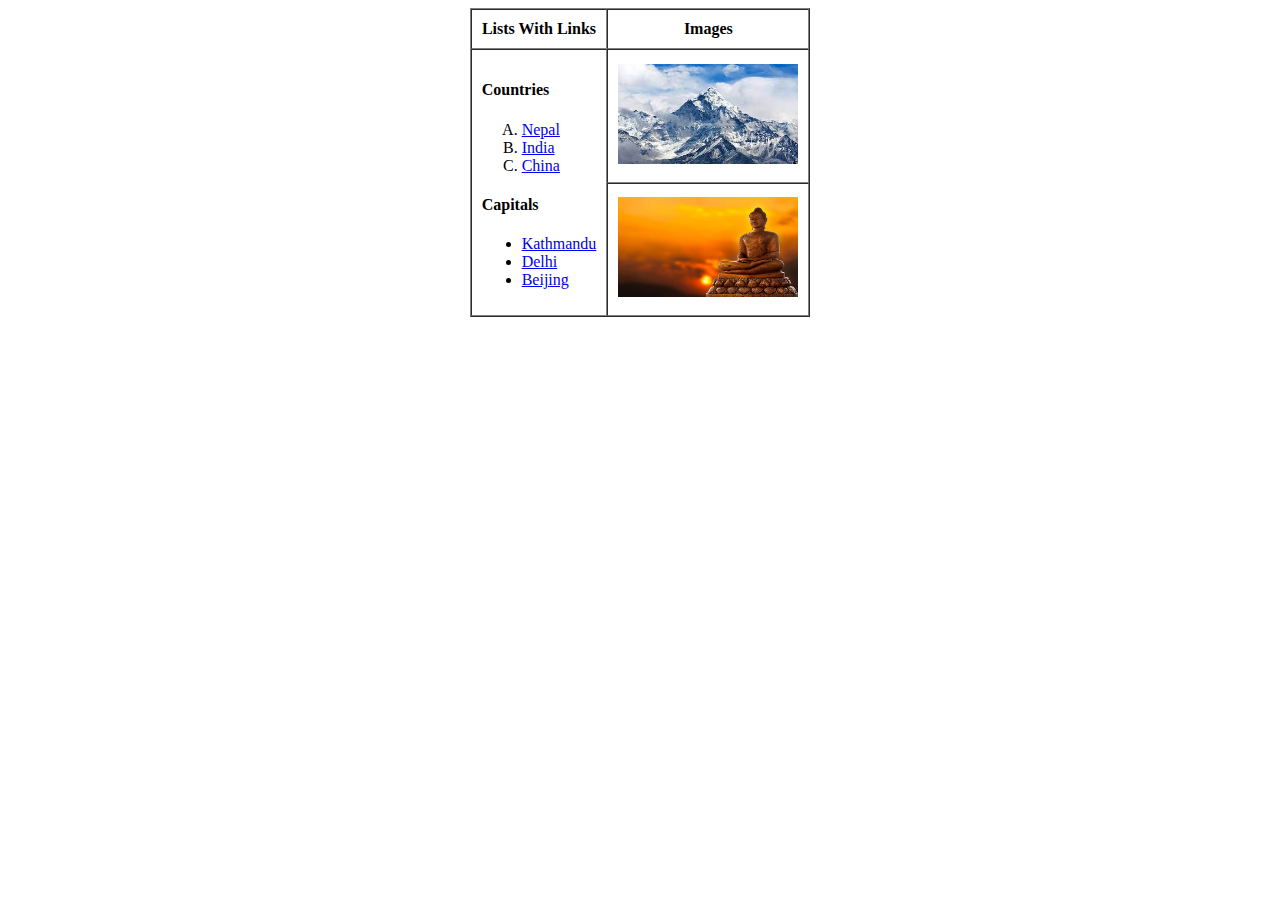
<file: Lab 2nd(List with links in table)/index.html>
<!DOCTYPE html>
<html>
<head>
	<meta charset="utf-8">
	<meta name="viewport" content="width=device-width, initial-scale=1">
	<title>List with links</title>
</head>
<body >
	<table border="1px" cellspacing="0" cellpadding="10" align="center" >
		<tr>
			<th>Lists With Links</th>
			<th>Images</th>
		</tr>
		<tr>
			<td rowspan="2" >
				<h4>Countries</h4>
					<ol type="A">
						<li>
							<a href="https://en.wikipedia.org/wiki/Nepal">Nepal</a>
						</li>
						<li>
							<a href="https://en.wikipedia.org/wiki/India">India</a>
						</li>
						<li>
							<a href="https://en.wikipedia.org/wiki/China">China</a>
						</li>
					</ol>
					<h4>Capitals</h4>
					<ul>
						<li>
							<a href="https://en.wikipedia.org/wiki/Kathmandu">Kathmandu</a>
						</li>
						<li>
							<a href="https://en.wikipedia.org/wiki/Delhi">Delhi</a>
						</li>
						<li>
							<a href="https://en.wikipedia.org/wiki/Beijing">Beijing</a>
						</li>
					</ul>
			</td>
			<td align="center">
				<img src="images/Everest.jpg" height="100" width="180">
			</td>
			
		</tr>
		<tr>
			<td align="center">
				<img src="images/budha.jpg" height="100" width="180">
			</td>
			
		</tr>
	</table>
</body>
</html>
</file>
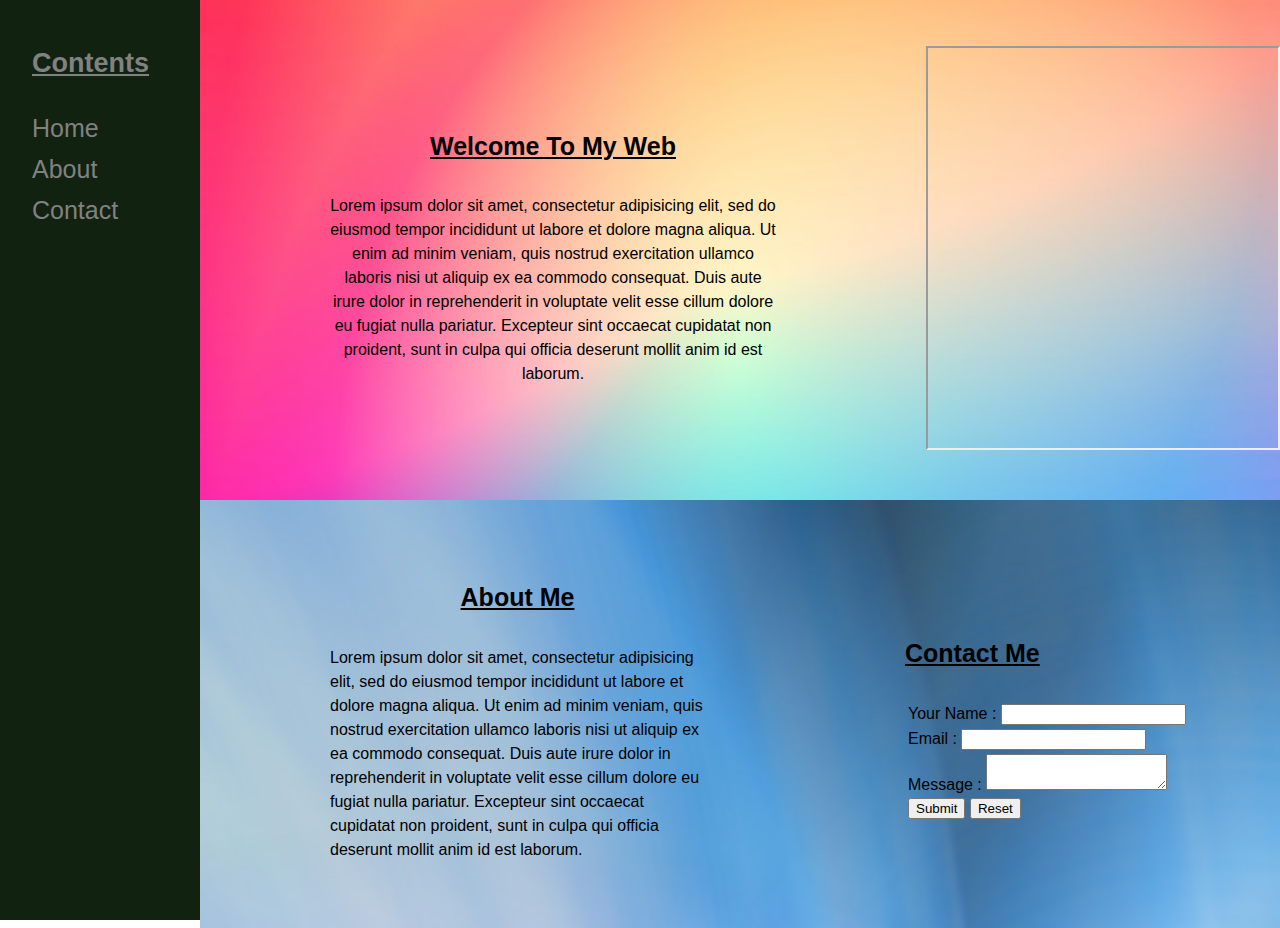
<file: Lab 4th/index.html>
<!DOCTYPE html>
<html>
<head>
	<meta charset="utf-8">
	<meta name="viewport" content="width=device-width, initial-scale=1">
	<link rel="stylesheet" type="text/css" href="style.css">
	<title>My Web Page</title>
</head>
<body>
<!-- Navigation and Logo -->
	<header class="topnav">
		<nav class="topnav">
			<div id="logo">
				<h2><u>Contents</u></h2>
			</div>
			<div id="topnav navlinks">
				<a href="#home">Home</a>
				<a href="#about">About</a>
				<a href="#contact">Contact</a>
			</div>
		</nav>
	</header>

<!-- First Content Section -->
<div class="main">
	<div id="bg">
		<div id="welcome">
		<div id="intro">
			<h4 id="title">Welcome To My Web</h4>
			<p id="disc">Lorem ipsum dolor sit amet, consectetur adipisicing elit, sed do eiusmod
			tempor incididunt ut labore et dolore magna aliqua. Ut enim ad minim veniam,
			quis nostrud exercitation ullamco laboris nisi ut aliquip ex ea commodo
			consequat. Duis aute irure dolor in reprehenderit in voluptate velit esse
			cillum dolore eu fugiat nulla pariatur. Excepteur sint occaecat cupidatat non
			proident, sunt in culpa qui officia deserunt mollit anim id est laborum.</p>
		</div>
		<div id="iframe">
			<iframe src="https://github.com/Dhiraj0192/2nd_SEM_WT_Lab_Assignments" height="400px" width="350px"></iframe>
		</div>
	</div>
	</div>
	
	
	<!-- About Me and Contact Me Section -->
	<div id="container">
		<div id="aboutcontainer">
			<!-- about me -->
			<h4 id="title">About Me</h4>
			<p id="disc">Lorem ipsum dolor sit amet, consectetur adipisicing elit, sed do eiusmod
			tempor incididunt ut labore et dolore magna aliqua. Ut enim ad minim veniam,
			quis nostrud exercitation ullamco laboris nisi ut aliquip ex ea commodo
			consequat. Duis aute irure dolor in reprehenderit in voluptate velit esse
			cillum dolore eu fugiat nulla pariatur. Excepteur sint occaecat cupidatat non
			proident, sunt in culpa qui officia deserunt mollit anim id est laborum.</p>
		</div>
		<div id="contactcontainer">
			<!-- Contact Me  -->
			<h4 id="title1">Contact Me</h4>
			<table>
				
				<tr>
					<td>
						Your Name : <input type="text" name="yourname">
					</td>
				</tr>
				<tr>
					<td>
						Email : <input type="email" name="email">
					</td>
				</tr>
				<tr>
					<td>
						Message : <textarea></textarea>
					</td>
				</tr>
				<tr>
					<td>
						<input type="submit" name="send">
						<input type="reset" name="reset">
					</td>
				</tr>
			</table>
		</div>
	</div>
</div>
	
	
</div>
</body>
</html>
</file>
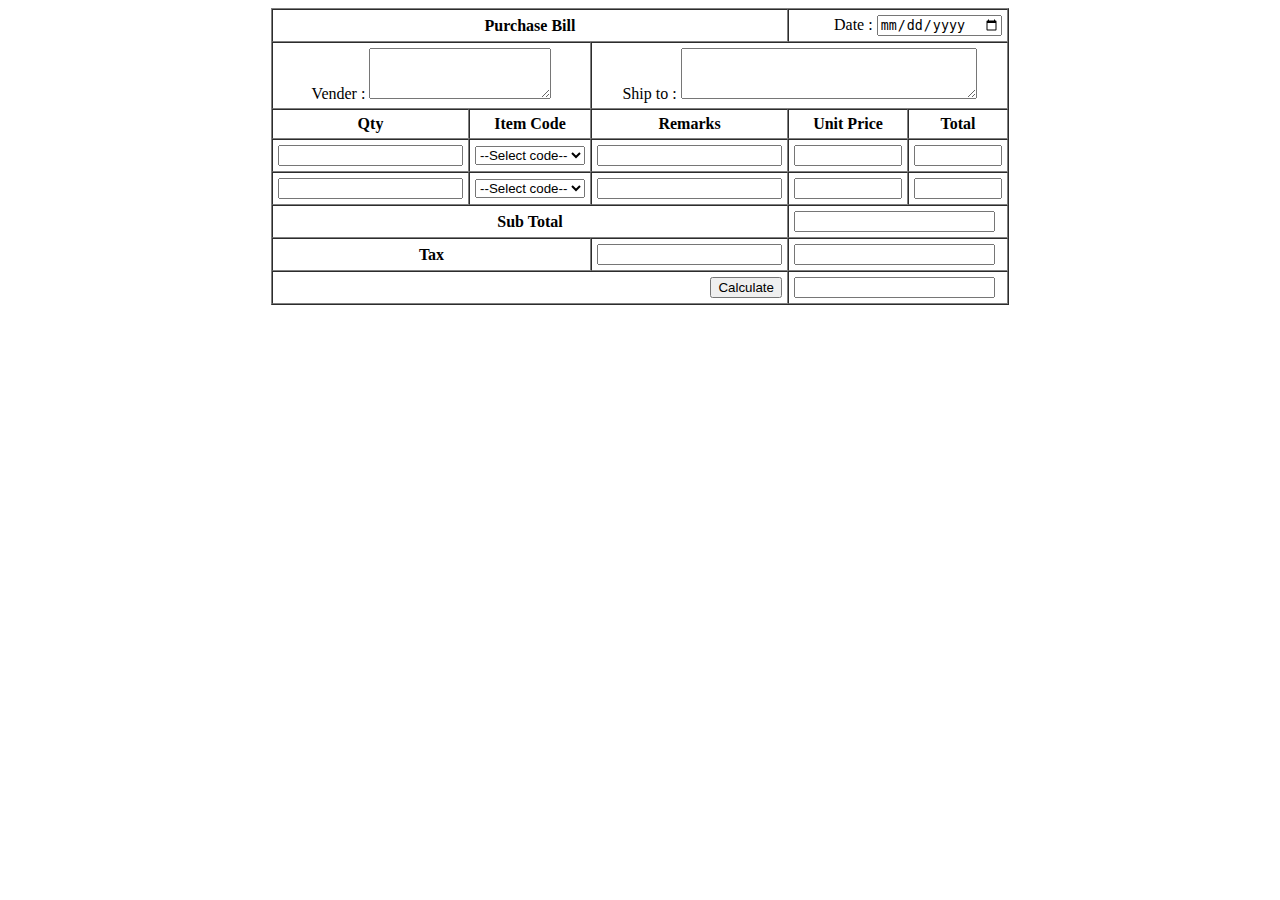
<file: Lab 3rd(Table)/index2.html>
<!DOCTYPE html>
<html>

<head>
    <meta charset="utf-8">
    <meta name="viewport" content="width=device-width, initial-scale=1">
    <title>Table Form</title>
</head>

<body>
    <div align="center">
        <table border="1px" cellspacing="0" cellpadding="5px">
            <tr>
                <th colspan="3">Purchase Bill</th>
                <td colspan="2" align="right">
                    Date : <input type="date" name="date">
                </td>
            </tr>
            <tr>
                <td colspan="2" align="center">Vender : <textarea rows="3" cols="20"></textarea>
                </td> 
                <td colspan="3" align="center">Ship to : <textarea rows="3" cols="25" style="width:290px"></textarea></td>
            </tr>
            <tr>
                <th>Qty</th>
                <th>Item Code</th>
                <th>Remarks</th>
                <th>Unit Price</th>
                <th>Total</th>
            </tr>
            <tr>
                <td>
                    <input type="number" name="qnt1" size="300px" id="qnt1">         
                </td>
                <td>
                    <select name="item code">
    					<option value="">--Select code--</option>
    					<option value="0011">0011</option>
    					<option value="0012">0012</option>
    					<option value="0013">0013</option>
    					<option value="0014">0014</option>
    					<option value="0015">0015</option>
    					<option value="0016">0016</option>
					</select>

                </td>
                <td>
                    <input type="number" name="unit1" size="3px" id="unit1">
                </td>
                <td>
                    <input type="number" name="total1" size="3px" style="width:100px" id="total1">
                </td>


                <td>
                    <input type="number" name="Remarks" size="5px" style="width:80px">
                </td>
            </tr>
            <tr>
                <td>
                    <input type="number" name="Qty" size="300px" id="qnt2">
                </td>
                <td>
                    <select name="item code">
                        <option value="">--Select code--</option>
                        <option value="0011">0017</option>
                        <option value="0012">0018</option>
                        <option value="0013">0019</option>
                        <option value="0014">0020</option>
                        <option value="0015">0021</option>
                        <option value="0016">0022</option>
                    </select>

                </td>
                <td>
                    <input type="number" name="Unitprice" size="3px" id="unit2">
                </td>
                <td>
                    <input type="number" name="total" size="3px" style="width:100px" id="total2">
                </td>


                <td>
                    <input type="number" name="Remarks" size="5px" style="width:80px">
                </td>
            </tr>
            <tr>
                <th colspan="3">Sub Total</th>
                <td colspan="2">
                    <input type="number" name="subTotal" style="width:193px">
                </td>
            </tr>
            <tr>
                <th colspan="2">Tax</th>
                <td>
                    <input type="text" name="remTax">
                </td>
                <td colspan="2">
                    <input type="number" name="subTotal" style="width:193px">
                </td>
            </tr>
            <tr>
                <th colspan="3" align="right"><input
          type="button"
          class="button"
          value="Calculate"
          onclick="calculate()"
        /> </th>
                <td colspan="2">
                    <input type="number" name="subTotal" style="width:193px">
                </td>
            </tr>

        </table>
    </div>
<script type="text/javascript">
    function calculate() {
        var qnt1 = document.getElementById("qnt1").value;
        parseInt(qnt1);
        var qnt2 = document.getElementById("qnt2").value;
        var unit1=document.getElementById("unit1").value;
        parseInt(unit1);
        var unit2=document.getElementById("unit2").value;
        var total1=qnt1*unit1;
        var total2=qnt2*unit2;
        console.log(total1);
        
    }
    
</script>
</body>

</html>
</file>
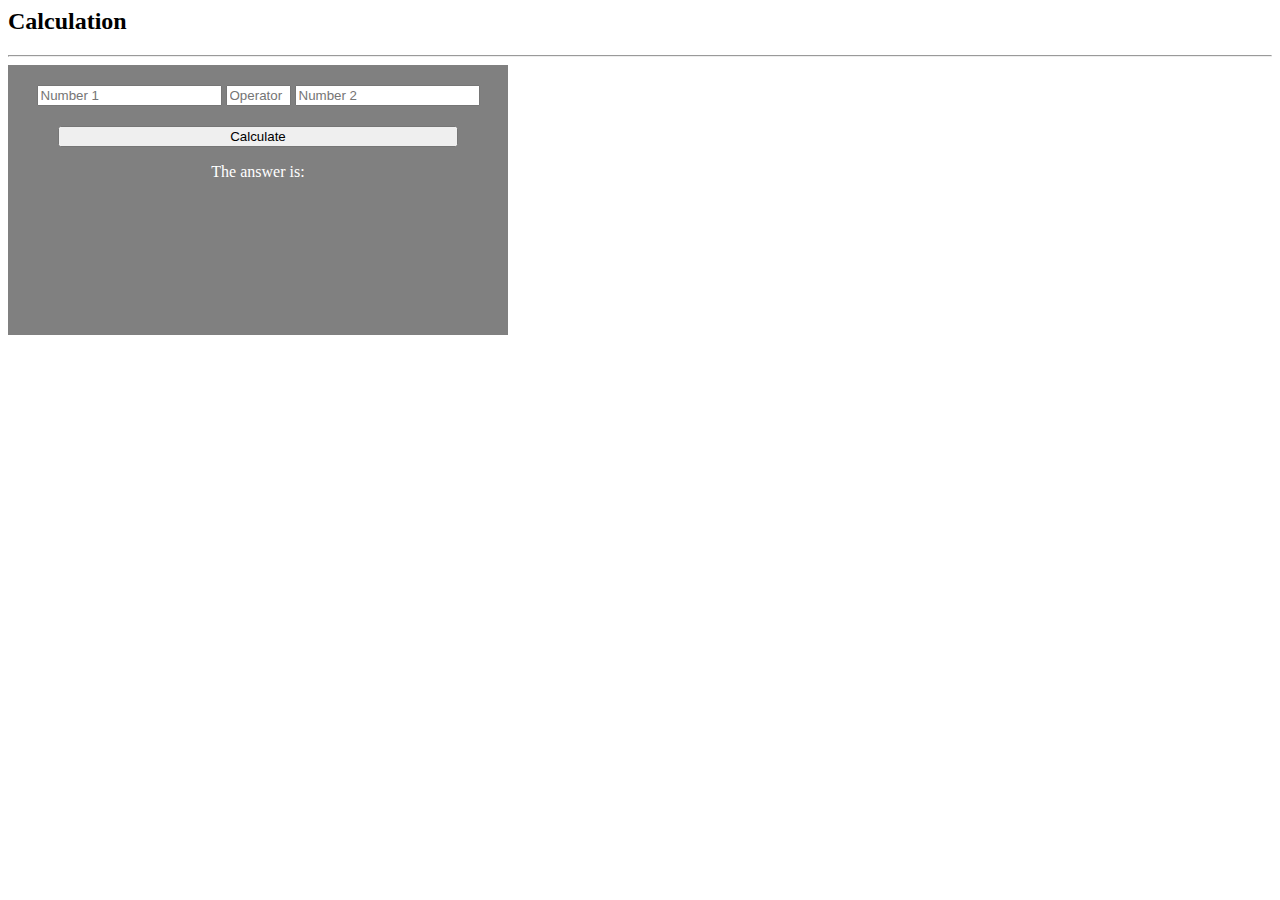
<file: Lab 3rd(Table)/index3.html>
<html>
  <head>
    <title>Calculation</title>
    <style>
      .input_area {
        padding-top: 20px;
        height: 250px;
        width: 500px;
        background-color: gray;
        display: flex;
        flex-direction: column;
        align-items: center;
      }

      .row {
        width: 100%;
        display: flex;
        align-items: center;
        margin-top: 20px;
      }
      .button {
        width: 80%;
        margin: auto;
        
      }
      p {
        color: white;
      }
    </style>
  </head>
  <body>
    <h2>Calculation</h2>
    <hr />
    <div class="input_area">
      <div>
        <input type="number" id="num1" name="num1" placeholder="Number 1" />
        <input
          type="text"
          id="operator"
          name="operator"
          placeholder="Operator"
          size="5"
        />
        <input type="number" id="num2" name="num2" placeholder="Number 2" />
      </div>
      <div class="row">
        <input
          type="button"
          class="button"
          value="Calculate"
          onclick="calculate()"
        />
      </div>

      <div class="answer">
        <p>The answer is: <span id="answer"></span></p>
      </div>
    </div>

    <script>
      function calculate() {
        var num1 = document.getElementById("num1").value;
        var operator = document.getElementById("operator").value;
        var num2 = document.getElementById("num2").value;
        var result = 0;

        // if(operator == "+"){
        //     result = parseInt(num1) + parseInt(num2);
        // }
        // else if(operator == "-"){
        //     result = parseInt(num1) - parseInt(num2);
        // }
        // else if(operator == "*"){
        //     result = parseInt(num1) * parseInt(num2);
        // }
        // else if(operator == "/"){
        //     result = parseInt(num1) / parseInt(num2);
        // }
        // else{
        //     result = "Invalid Operator";
        // }

        switch (operator) {
          case "+":
            result = parseInt(num1) + parseInt(num2);
            break;
          case "-":
            result = parseInt(num1) - parseInt(num2);
            break;
          case "*":
            result = parseInt(num1) * parseInt(num2);
            break;
          case "/":
            result = parseInt(num1) / parseInt(num2);
            break;
          default:
            result = "Invalid Operator";
        }
        document.getElementById("answer").innerHTML = result;
      }
    </script>
  </body>
</html>
</file>
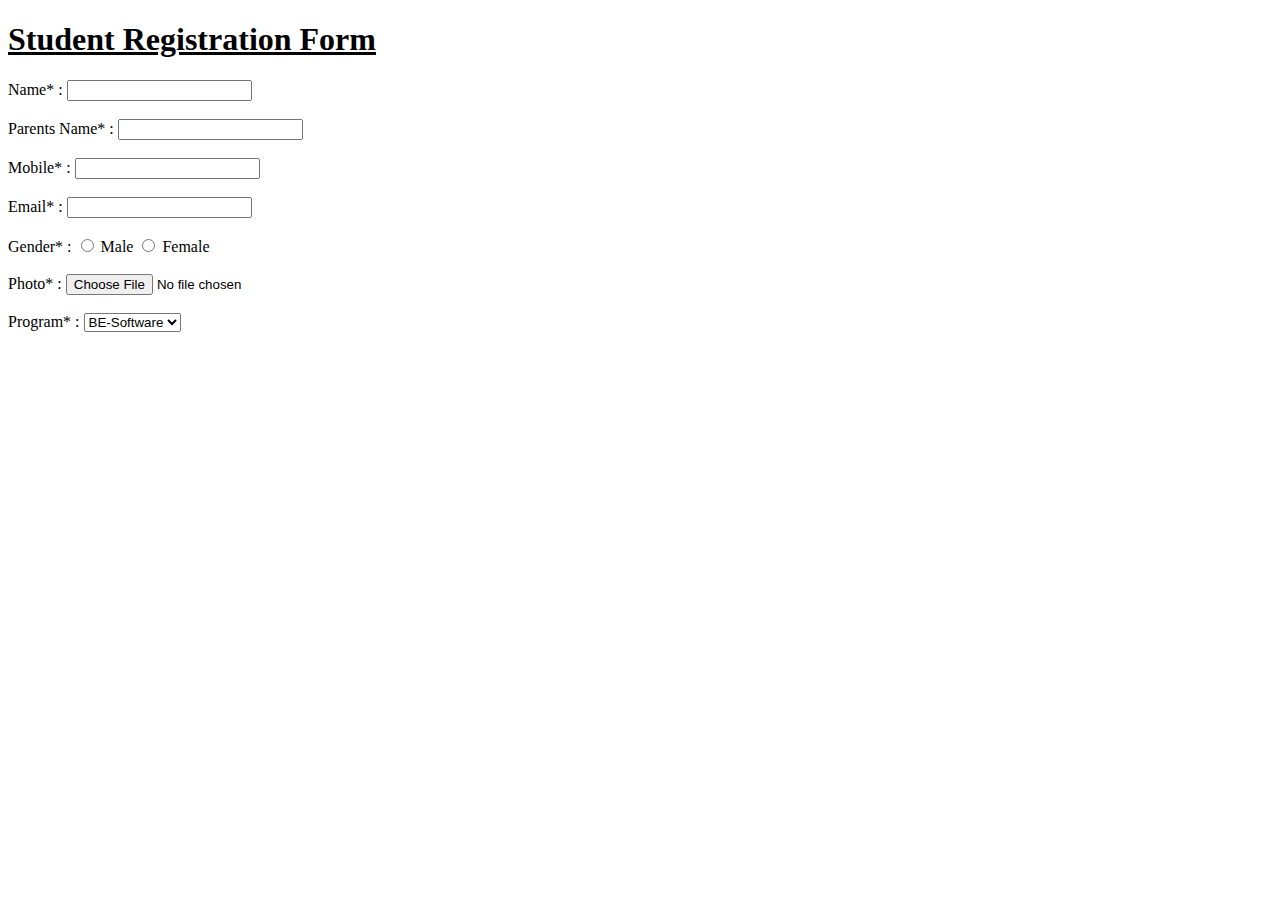
<file: lab 5th/form.html>
<!DOCTYPE html>
<html>
<head>
	<meta charset="utf-8">
	<meta name="viewport" content="width=device-width, initial-scale=1">
	<!-- <link rel="stylesheet" type="text/css" href="style.css"> -->
	<title>Form</title>
</head>
<body>
	<div class="reg_form">
		<h1 class="title"><u>Student Registration Form</u></h1>
		<form>
			<span class="input_title">Name</span><span class="required">*</span> : <input type="text" name="name" required><br><br>
			<span class="input_title">Parents Name</span><span class="required">*</span> : <input type="text" name="parentsName" required><br><br>
			<span class="input_title">Mobile</span><span class="required">*</span> : <input type="number" name="mobleNo" required><br><br>
			<span class="input_title">Email</span><span class="required">*</span> : <input type="email" name="email" required><br><br>
			<span class="input_title">Gender</span><span class="required">*</span> : <input type="radio" name="gender" value="male" required> Male
					<input type="radio" name="gender" value="female" required> Female<br><br>
			<span class="input_title">Photo</span><span class="required">*</span> : <input type="file" name="photo"><br><br>
			<span class="input_title">Program</span><span class="required">*</span> : <select required>
				<option>BE-Software</option>
				<option>BE-IT</option>
				<option>BE-CE</option>
			</select><br><br>
			<div class="address">
				<!-- <h2 class="address_title">Address Details : </h2>
			<span class="input_title">Province</span><span class="required">*</span> : <select required>
				<option>Province 1</option>
				<option>Madhesh</option>
				<option>Bagmati</option>
			</select><br><br>
			<span class="input_title">District</span><span class="required">*</span> : <select required>
				<option>Kathmandu</option>
				<option>Kathmandu</option>
				<option>Kathmandu</option>
			</select><br><br>
			<span class="input_title">Description</span><span class="required">*</span> : <textarea required></textarea>
			<br><br>
			<input type="checkbox" name="terms" required> I accept the terms & condition
			<br><br>
			<div class="buttons">
				<input type="submit" name="submit" class="submit">
			<input type="reset" name="reset" class="reset">
			</div> -->
			
			</div>
			
		</form>
	</div>
</body>
</html>
</file>
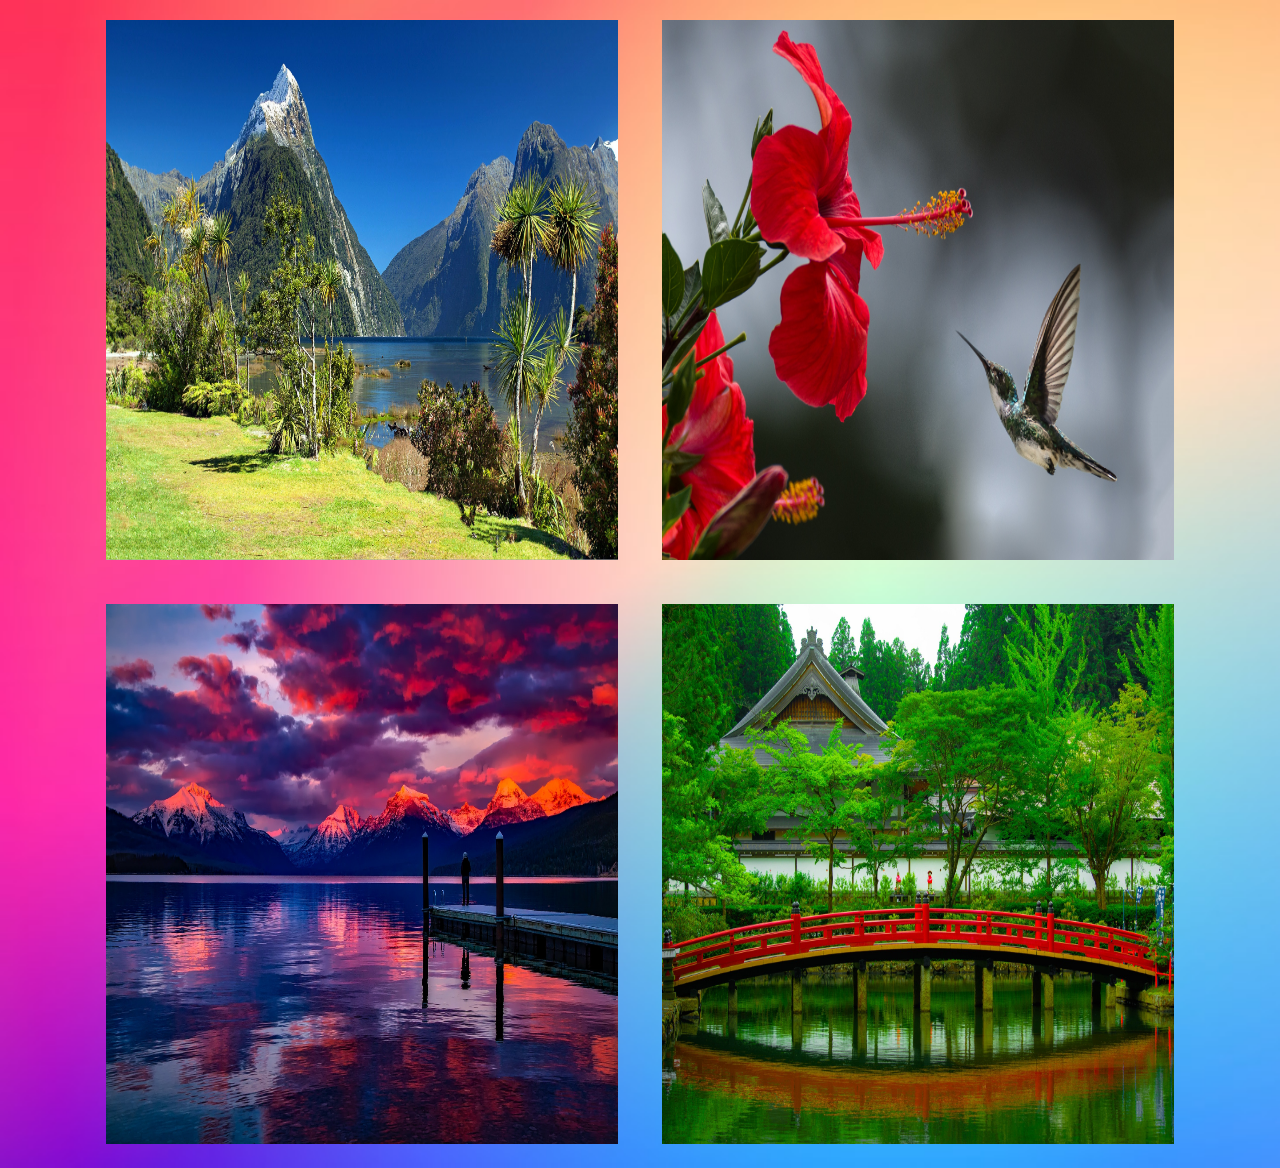
<file: lab 5th/grid_images.html>
<!DOCTYPE html>
<html>
<head>
	<meta charset="utf-8">
	<meta name="viewport" content="width=device-width, initial-scale=1">
	<link rel="stylesheet" type="text/css" href="style2.css">
	<title>Grid Images</title>
</head>
<body>
	<div class="main">
		<div class="images">
			<img class="grid_image" src="images/image1.jpg">
		</div>
		<div class="images">
			<img class="grid_image" src="images/image2.jpg">
		</div>
		<div class="images1">
			<img class="grid_image" src="images/image3.jpg">
		</div>
		<div class="images1">
			<img class="grid_image" src="images/image4.jpg">
		</div>
	</div>

</body>
</html>
</file>
<file: Lab 4th/style.css>
body {
  font-family: "Lato", sans-serif;
  margin: 0;
  padding: 0;
}
.main {
  margin-left: 200px; /* Same as the width of the sidenav */
}

.topnav{
	height: 100%;
  width: 200px;
  position: fixed;
  z-index: 1;
  top: 0;
  left: 0;
  background-color: #121;
  overflow-x: hidden;
  padding-top: 20px;
}

.topnav a:hover {
  color: #f1f1f1;
}

.topnav a {
  padding: 6px 6px 6px 32px;
  text-decoration: none;
  font-size: 25px;
  color: #818181;
  display: block;
}
#bg{
	background-image: url(images/background.jpg);
	background-repeat: no-repeat;
	background-size: cover;
}
#logo{
	padding: 6px 6px 6px 32px;
  text-decoration: none;
  font-size: 18px;
  color: #818181;
  display: block;
  display: flex;
  justify-items: center;
  align-items: center;

}
#welcome{
	padding-top: 50px;
	padding-bottom: 50px;
	margin-left: 130px;
	height: 400px;
	display: flex;
	justify-items: center;
	align-items: center;


}
#intro{
	display: block;
	text-align: center;
	width: 500px;

}
#iframe{
	margin-left: 150px;
	
}
#title{
	font-size: 25px;
	text-decoration: underline;
	text-align: center;
}
#disc{
	line-height: 1.5;

}
#container{
	display: flex;
	justify-items: center;
	align-items: center;
	padding-top: 50px;
	padding-bottom: 50px;
	padding-left: 130px;
	background-image: url(images/aboutimg.jpg);
	
}
#aboutcontainer{
	width: 50%;
}
#contactcontainer{
	margin-left: 200px;
	width: 50%;
}
#title1{
	font-size: 25px;
	text-decoration: underline;
	text-align: left;
}
</file>
<file: lab 5th/style.css>
/**********Registration Form************/

.{
	margin: 0;
	padding: 0;
}
body{
	background-image: url(images/background.jpg);
	background-repeat: no-repeat;
	background-size: cover;
}

.reg_form{
	display: inline-block;
	background-image: url(images/reg_image.jpg);
	margin-top: 25px;
	margin-left: 35%;
	margin-right: 10%;
	padding: 30px;
	border-radius: 25px;
}
.title{
	text-transform: capitalize;
}
.required{
	color: red;
}
.input_title{
	font-size: 18px;
	font-weight: bold;
}
.address_title{
	text-transform: capitalize;
	text-decoration: underline;
	text-align: center;
}

.submit{
	background-color: orangered;
	color: white;
	padding-top: 3px;
	padding-bottom: 3px;
	padding-left: 20px;
	padding-right: 20px;
	border-radius: 15px;
	margin-right: 10px;

}
.reset{
	background-color: skyblue;
	color: white;
	padding-top: 3px;
	padding-bottom: 3px;
	padding-left: 20px;
	padding-right: 20px;
	border-radius: 15px;
	margin-left: 10px;

}
.buttons{
	text-align: center;
}
</file>
<file: lab 5th/style2.css>
/**********Grid Image************/

body{
	margin: 0;
	padding: 0;
}
.main{
	text-align: center;
	background-image: url(images/background.jpg);
	background-repeat: no-repeat;
	background-size: cover;
}
.images{
	display: inline-block;
}
.images1{
	display: inline-block;
}
img{
	padding: 20px;
	height: 60vh;
	width: 40vw;
	
}
</file>
